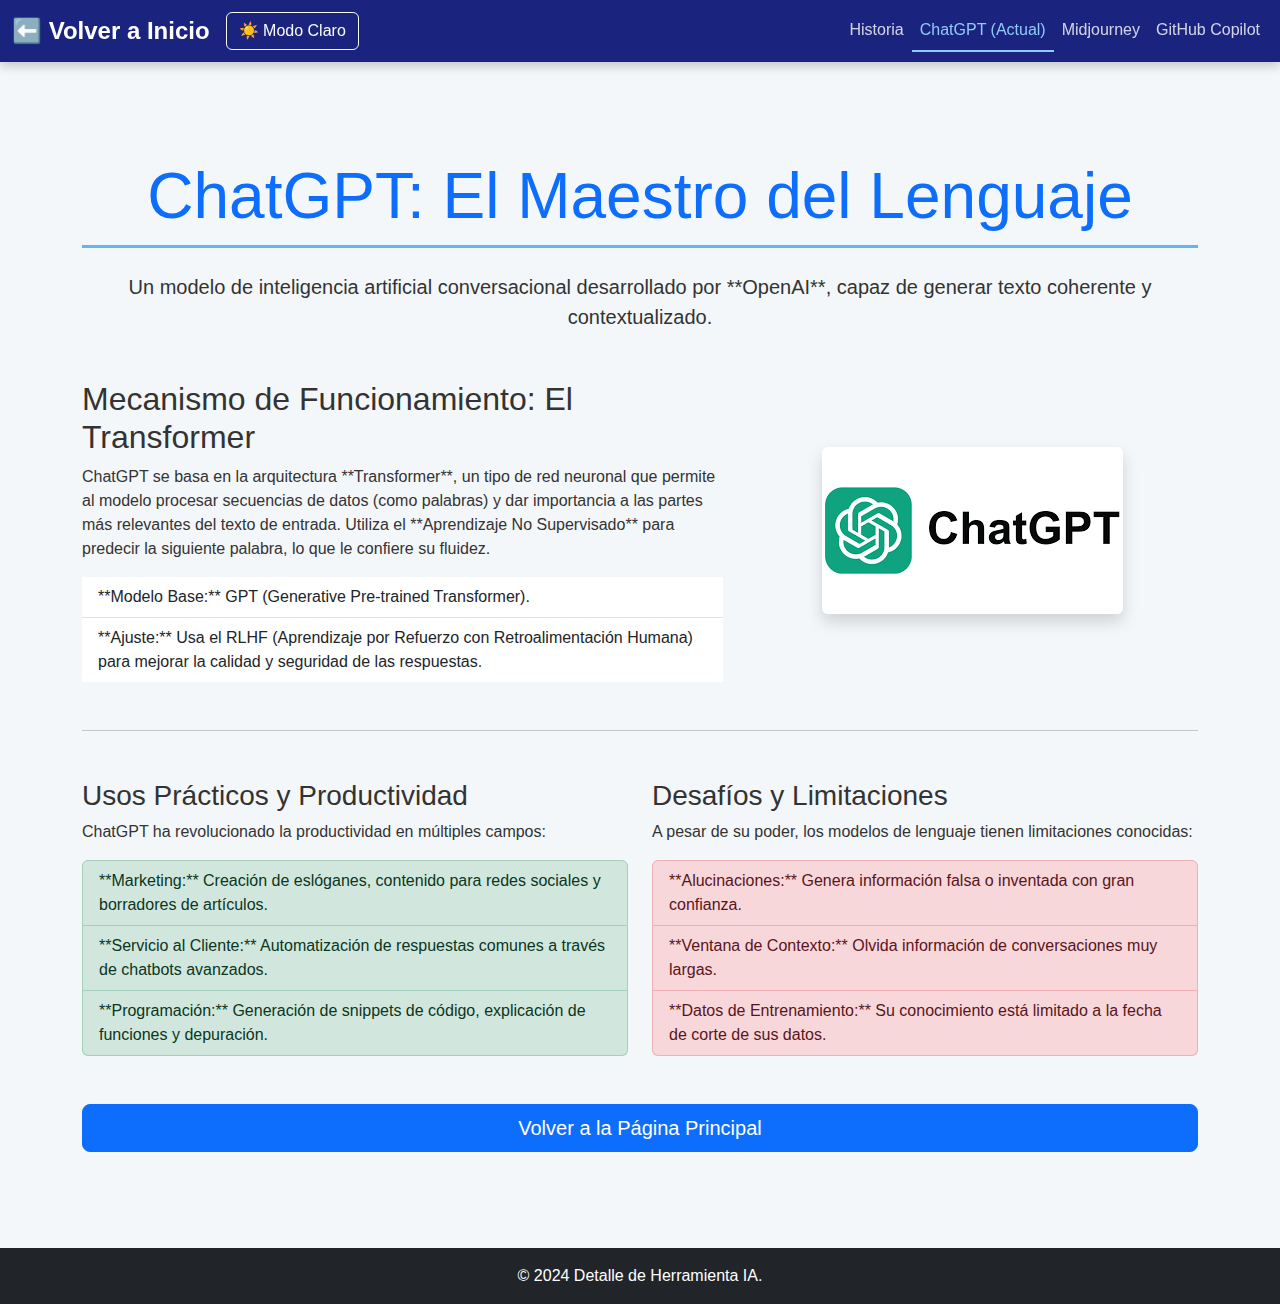
<file: chatgpt.html>
<!DOCTYPE html>
<html lang="es">
<head>
    <meta charset="UTF-8">
    <meta name="viewport" content="width=device-width, initial-scale=1.0">
    <title>Detalle: ChatGPT</title>
    
    <link href="https://cdn.jsdelivr.net/npm/bootstrap@5.3.3/dist/css/bootstrap.min.css" 
          rel="stylesheet" 
          crossorigin="anonymous">
    <link rel="stylesheet" href="estilos.css">
</head>

<body data-theme="light">

    <nav class="navbar navbar-expand-lg navbar-dark bg-dark sticky-top">
        <div class="container-fluid">
            <a class="navbar-brand" href="index.html">⬅️ Volver a Inicio</a> 
            
            <button class="btn btn-outline-light me-3" id="theme-toggle">
                ☀️ Modo Claro
            </button>
            
            <button class="navbar-toggler" type="button" data-bs-toggle="collapse" data-bs-target="#navbarNav" aria-controls="navbarNav" aria-expanded="false" aria-label="Toggle navigation">
                <span class="navbar-toggler-icon"></span>
            </button>
            <div class="collapse navbar-collapse" id="navbarNav">
                <ul class="navbar-nav ms-auto">
                    <li class="nav-item"><a class="nav-link" href="index.html#historia">Historia</a></li>
                    <li class="nav-item"><a class="nav-link active" href="chatgpt.html">ChatGPT (Actual)</a></li>
                    <li class="nav-item"><a class="nav-link" href="midjourney.html">Midjourney</a></li>
                    <li class="nav-item"><a class="nav-link" href="copilot.html">GitHub Copilot</a></li>
                </ul>
            </div>
        </div>
    </nav>
    
    <main class="container mt-5">
        <section class="py-5">
            <h1 class="text-center mb-4 display-3 text-primary">ChatGPT: El Maestro del Lenguaje</h1>
            <p class="lead text-center mb-5">Un modelo de inteligencia artificial conversacional desarrollado por **OpenAI**, capaz de generar texto coherente y contextualizado.</p>
            
            <div class="row mb-5 align-items-center">
                <div class="col-md-7">
                    <h2>Mecanismo de Funcionamiento: El Transformer</h2>
                    <p>ChatGPT se basa en la arquitectura **Transformer**, un tipo de red neuronal que permite al modelo procesar secuencias de datos (como palabras) y dar importancia a las partes más relevantes del texto de entrada. Utiliza el **Aprendizaje No Supervisado** para predecir la siguiente palabra, lo que le confiere su fluidez.</p>
                    <ul class="list-group list-group-flush">
                        <li class="list-group-item">**Modelo Base:** GPT (Generative Pre-trained Transformer).</li>
                        <li class="list-group-item">**Ajuste:** Usa el RLHF (Aprendizaje por Refuerzo con Retroalimentación Humana) para mejorar la calidad y seguridad de las respuestas.</li>
                    </ul>
                </div>
                <div class="col-md-5 text-center">
                    <img src="imagenes/descarga.png" class="img-fluid rounded shadow" alt="Diagrama de funcionamiento de GPT">
                </div>
            </div>

            <hr>

            <div class="row mt-5">
                <div class="col-md-6">
                    <h3>Usos Prácticos y Productividad</h3>
                    <p>ChatGPT ha revolucionado la productividad en múltiples campos:</p>
                    <ul class="list-group">
                        <li class="list-group-item list-group-item-success">**Marketing:** Creación de eslóganes, contenido para redes sociales y borradores de artículos.</li>
                        <li class="list-group-item list-group-item-success">**Servicio al Cliente:** Automatización de respuestas comunes a través de chatbots avanzados.</li>
                        <li class="list-group-item list-group-item-success">**Programación:** Generación de snippets de código, explicación de funciones y depuración.</li>
                    </ul>
                </div>
                <div class="col-md-6">
                    <h3>Desafíos y Limitaciones</h3>
                    <p>A pesar de su poder, los modelos de lenguaje tienen limitaciones conocidas:</p>
                    <ul class="list-group">
                        <li class="list-group-item list-group-item-danger">**Alucinaciones:** Genera información falsa o inventada con gran confianza.</li>
                        <li class="list-group-item list-group-item-danger">**Ventana de Contexto:** Olvida información de conversaciones muy largas.</li>
                        <li class="list-group-item list-group-item-danger">**Datos de Entrenamiento:** Su conocimiento está limitado a la fecha de corte de sus datos.</li>
                    </ul>
                </div>
            </div>
            
            <a href="index.html" class="btn btn-primary btn-lg mt-5 d-block">Volver a la Página Principal</a>
        </section>
    </main>

    <footer class="bg-dark text-white text-center py-3 mt-5">
        <p class="mb-0">&copy; 2024 Detalle de Herramienta IA.</p>
    </footer>
    
    <script>
        const body = document.body;
        const toggleButton = document.getElementById('theme-toggle');

        // 1. Cargar la preferencia guardada al inicio
        const savedTheme = localStorage.getItem('theme') || 'light';
        
        // Aplicar el tema al cargar la página
        body.setAttribute('data-theme', savedTheme);
        updateButtonText(savedTheme);

        // 2. Función para alternar el tema al hacer clic
        function toggleTheme() {
            const currentTheme = body.getAttribute('data-theme');
            const newTheme = currentTheme === 'light' ? 'dark' : 'light';
            
            body.setAttribute('data-theme', newTheme);
            localStorage.setItem('theme', newTheme); // Guardar la preferencia
            updateButtonText(newTheme);
        }

        // 3. Función para actualizar el texto y el estilo del botón
        function updateButtonText(theme) {
            if (theme === 'dark') {
                toggleButton.innerHTML = '🌙 Modo Oscuro';
                toggleButton.classList.remove('btn-outline-light');
                toggleButton.classList.add('btn-outline-warning');
            } else {
                toggleButton.innerHTML = '☀️ Modo Claro';
                toggleButton.classList.remove('btn-outline-warning');
                toggleButton.classList.add('btn-outline-light');
            }
        }

        // Escuchar el clic del botón
        toggleButton.addEventListener('click', toggleTheme);
    </script>
    
    <script src="https://cdn.jsdelivr.net/npm/bootstrap@5.3.3/dist/js/bootstrap.bundle.min.js" crossorigin="anonymous"></script>
</body>
</html>
</file>
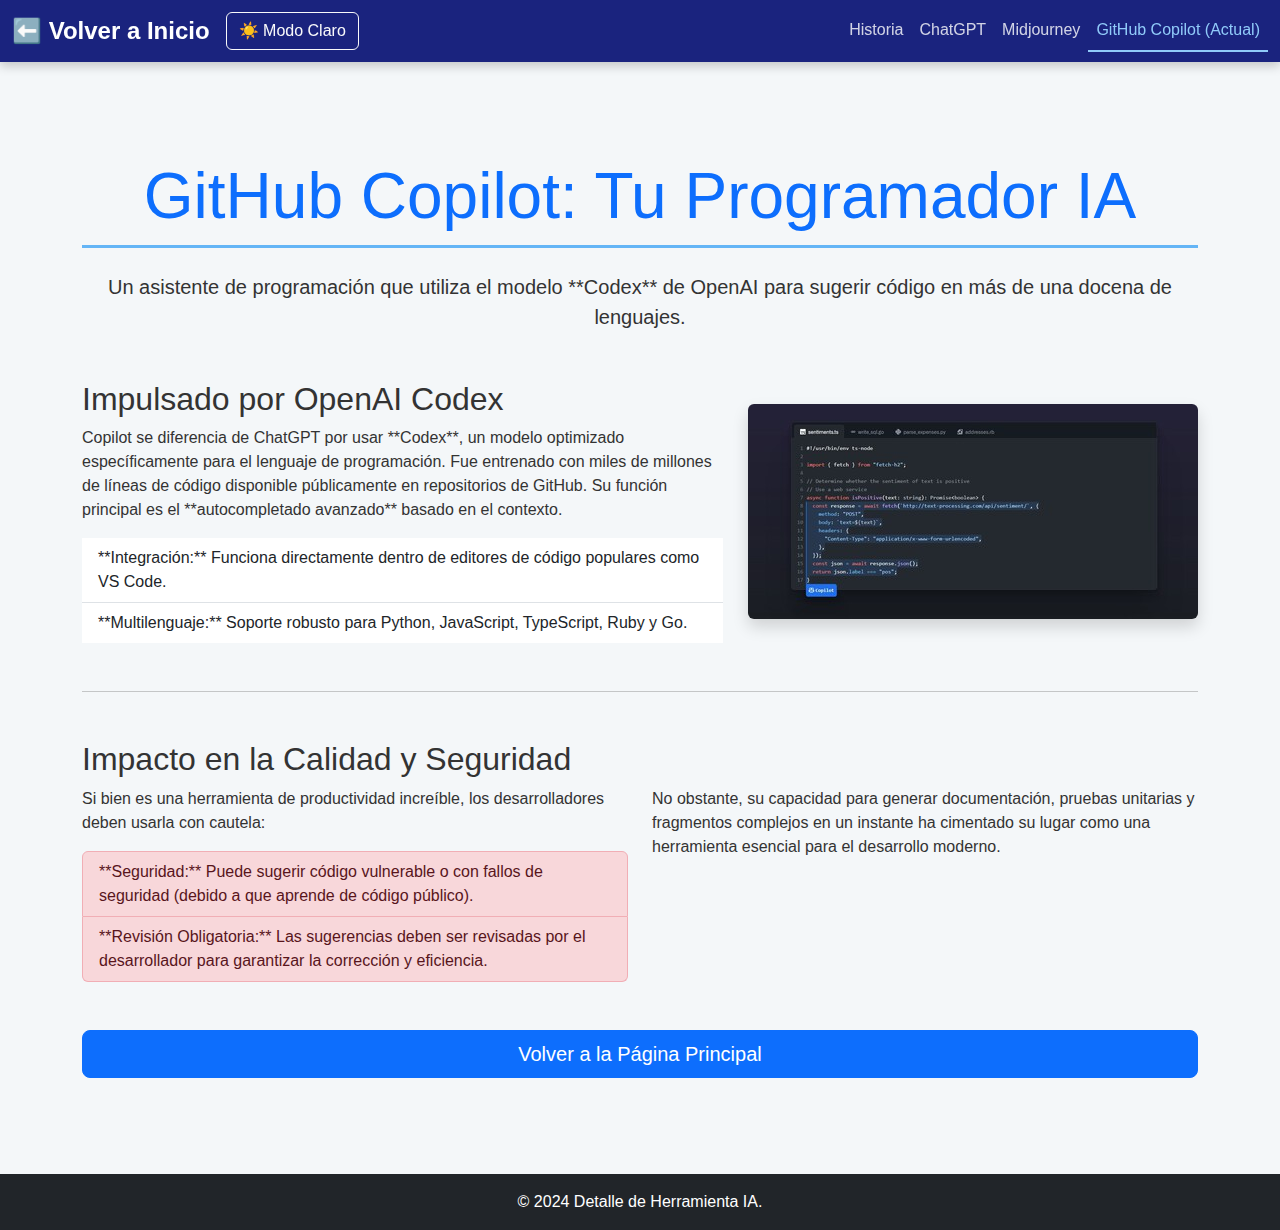
<file: copilot.html>
<!DOCTYPE html>
<html lang="es">
<head>
    <meta charset="UTF-8">
    <meta name="viewport" content="width=device-width, initial-scale=1.0">
    <title>Detalle: GitHub Copilot</title>
    
    <link href="https://cdn.jsdelivr.net/npm/bootstrap@5.3.3/dist/css/bootstrap.min.css" 
          rel="stylesheet" 
          crossorigin="anonymous">
    <link rel="stylesheet" href="estilos.css">
</head>

<body data-theme="light">

    <nav class="navbar navbar-expand-lg navbar-dark bg-dark sticky-top">
        <div class="container-fluid">
            <a class="navbar-brand" href="index.html">⬅️ Volver a Inicio</a> 
            
            <button class="btn btn-outline-light me-3" id="theme-toggle">
                ☀️ Modo Claro
            </button>

            <button class="navbar-toggler" type="button" data-bs-toggle="collapse" data-bs-target="#navbarNav" aria-controls="navbarNav" aria-expanded="false" aria-label="Toggle navigation">
                <span class="navbar-toggler-icon"></span>
            </button>
            <div class="collapse navbar-collapse" id="navbarNav">
                <ul class="navbar-nav ms-auto">
                    <li class="nav-item"><a class="nav-link" href="index.html#historia">Historia</a></li>
                    <li class="nav-item"><a class="nav-link" href="chatgpt.html">ChatGPT</a></li>
                    <li class="nav-item"><a class="nav-link" href="midjourney.html">Midjourney</a></li>
                    <li class="nav-item"><a class="nav-link active" href="copilot.html">GitHub Copilot (Actual)</a></li>
                </ul>
            </div>
        </div>
    </nav>
    
    <main class="container mt-5">
        <section class="py-5">
            <h1 class="text-center mb-4 display-3 text-primary">GitHub Copilot: Tu Programador IA</h1>
            <p class="lead text-center mb-5">Un asistente de programación que utiliza el modelo **Codex** de OpenAI para sugerir código en más de una docena de lenguajes.</p>
            
            <div class="row mb-5 align-items-center">
                <div class="col-md-7">
                    <h2>Impulsado por OpenAI Codex</h2>
                    <p>Copilot se diferencia de ChatGPT por usar **Codex**, un modelo optimizado específicamente para el lenguaje de programación. Fue entrenado con miles de millones de líneas de código disponible públicamente en repositorios de GitHub. Su función principal es el **autocompletado avanzado** basado en el contexto.</p>
                    <ul class="list-group list-group-flush">
                        <li class="list-group-item">**Integración:** Funciona directamente dentro de editores de código populares como VS Code.</li>
                        <li class="list-group-item">**Multilenguaje:** Soporte robusto para Python, JavaScript, TypeScript, Ruby y Go.</li>
                    </ul>
                </div>
                <div class="col-md-5 text-center">
                    <img src="imagenes/calla y juega2.jpeg" class="img-fluid rounded shadow" alt="GitHub Copilot funcionando en un editor de código">
                </div>
            </div>

            <hr>

            <div class="row mt-5">
                <h2>Impacto en la Calidad y Seguridad</h2>
                <div class="col-md-6">
                    <p>Si bien es una herramienta de productividad increíble, los desarrolladores deben usarla con cautela:</p>
                    <ul class="list-group">
                        <li class="list-group-item list-group-item-danger">**Seguridad:** Puede sugerir código vulnerable o con fallos de seguridad (debido a que aprende de código público).</li>
                        <li class="list-group-item list-group-item-danger">**Revisión Obligatoria:** Las sugerencias deben ser revisadas por el desarrollador para garantizar la corrección y eficiencia.</li>
                    </ul>
                </div>
                <div class="col-md-6">
                    <p>No obstante, su capacidad para generar documentación, pruebas unitarias y fragmentos complejos en un instante ha cimentado su lugar como una herramienta esencial para el desarrollo moderno.</p>
                </div>
            </div>
            
            <a href="index.html" class="btn btn-primary btn-lg mt-5 d-block">Volver a la Página Principal</a>
        </section>
    </main>

    <footer class="bg-dark text-white text-center py-3 mt-5">
        <p class="mb-0">&copy; 2024 Detalle de Herramienta IA.</p>
    </footer>
    
    <script>
        const body = document.body;
        const toggleButton = document.getElementById('theme-toggle');

        // 1. Cargar la preferencia guardada al inicio
        const savedTheme = localStorage.getItem('theme') || 'light';
        
        // Aplicar el tema al cargar la página
        body.setAttribute('data-theme', savedTheme);
        updateButtonText(savedTheme);

        // 2. Función para alternar el tema al hacer clic
        function toggleTheme() {
            const currentTheme = body.getAttribute('data-theme');
            const newTheme = currentTheme === 'light' ? 'dark' : 'light';
            
            body.setAttribute('data-theme', newTheme);
            localStorage.setItem('theme', newTheme); // Guardar la preferencia
            updateButtonText(newTheme);
        }

        // 3. Función para actualizar el texto y el estilo del botón
        function updateButtonText(theme) {
            if (theme === 'dark') {
                toggleButton.innerHTML = '🌙 Modo Oscuro';
                toggleButton.classList.remove('btn-outline-light');
                toggleButton.classList.add('btn-outline-warning');
            } else {
                toggleButton.innerHTML = '☀️ Modo Claro';
                toggleButton.classList.remove('btn-outline-warning');
                toggleButton.classList.add('btn-outline-light');
            }
        }

        // Escuchar el clic del botón
        toggleButton.addEventListener('click', toggleTheme);
    </script>
    
    <script src="https://cdn.jsdelivr.net/npm/bootstrap@5.3.3/dist/js/bootstrap.bundle.min.js" crossorigin="anonymous"></script>
</body>
</html>
</file>
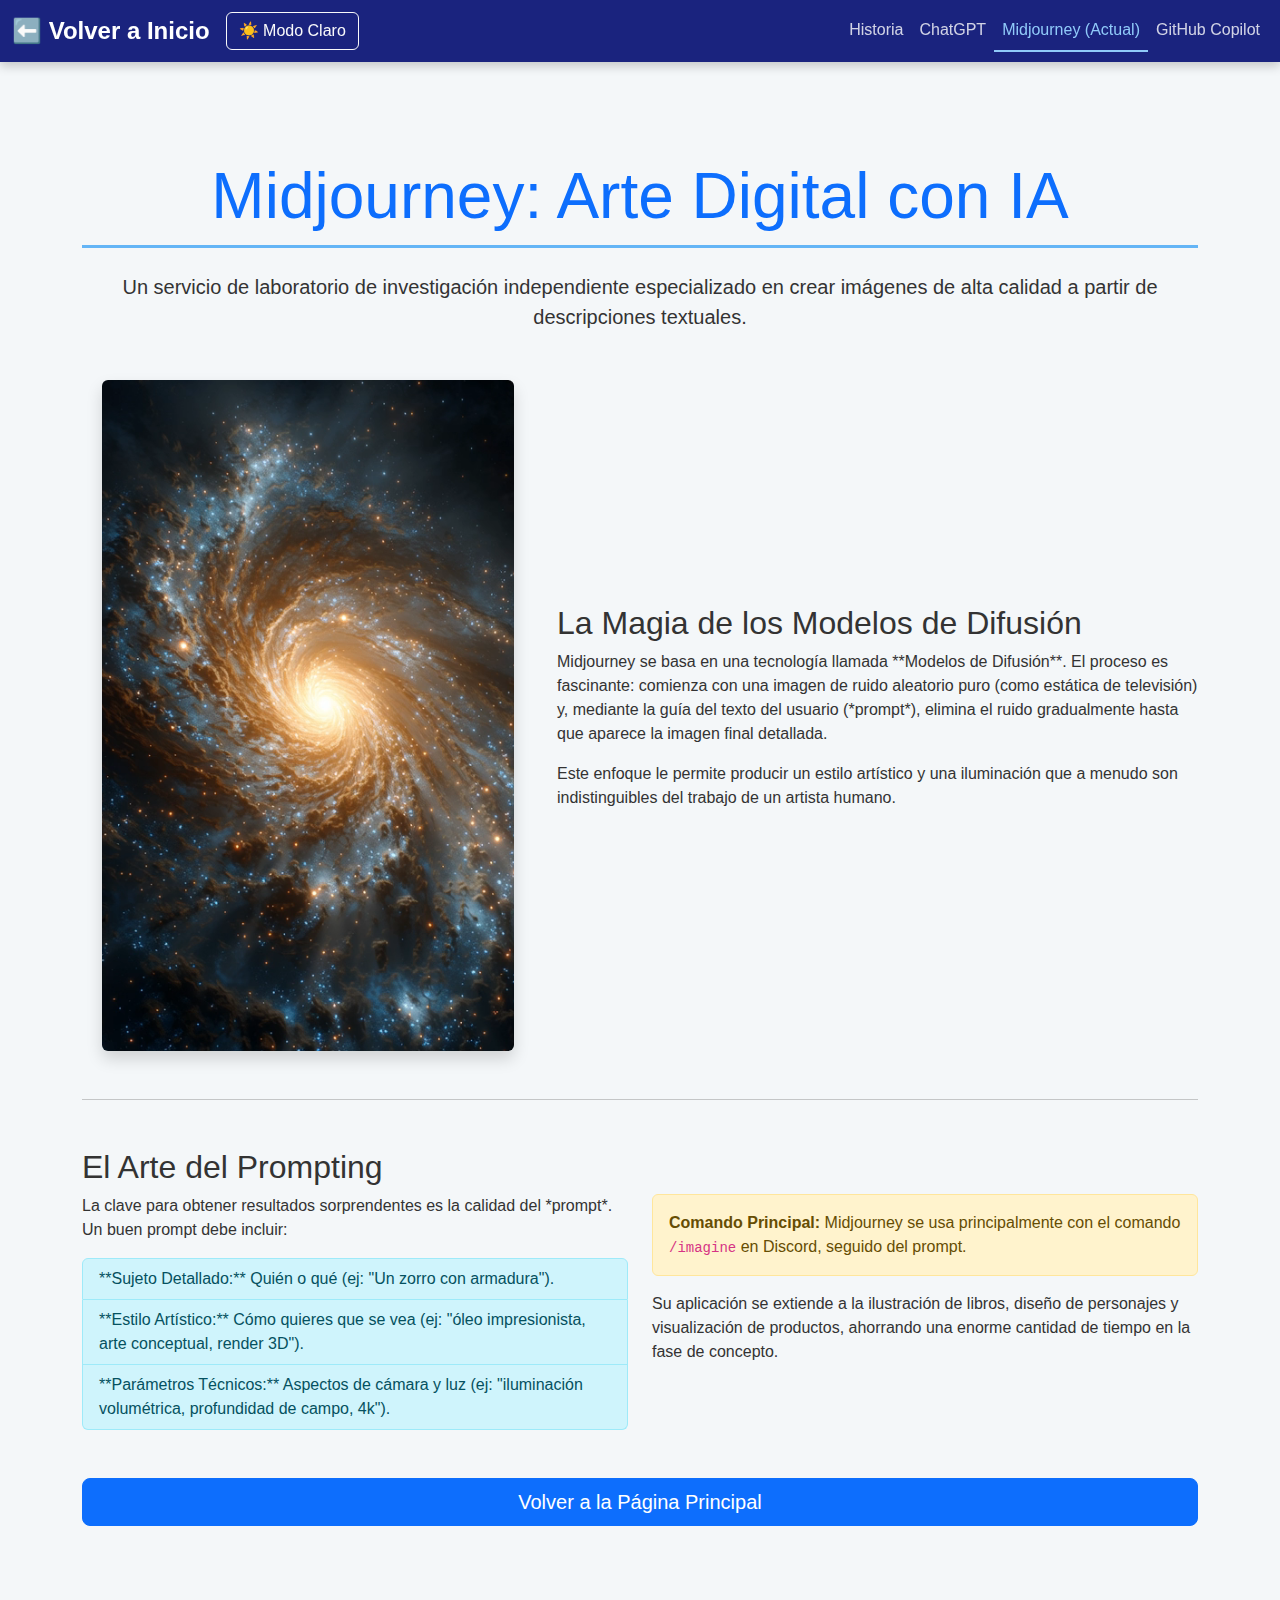
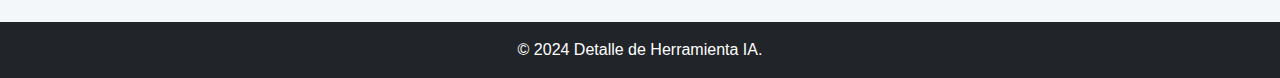
<file: midjourney.html>
<!DOCTYPE html>
<html lang="es">
<head>
    <meta charset="UTF-8">
    <meta name="viewport" content="width=device-width, initial-scale=1.0">
    <title>Detalle: Midjourney</title>
    
    <link href="https://cdn.jsdelivr.net/npm/bootstrap@5.3.3/dist/css/bootstrap.min.css" 
          rel="stylesheet" 
          crossorigin="anonymous">
    <link rel="stylesheet" href="estilos.css">
</head>

<body data-theme="light">

    <nav class="navbar navbar-expand-lg navbar-dark bg-dark sticky-top">
        <div class="container-fluid">
            <a class="navbar-brand" href="index.html">⬅️ Volver a Inicio</a> 
            
            <button class="btn btn-outline-light me-3" id="theme-toggle">
                ☀️ Modo Claro
            </button>

            <button class="navbar-toggler" type="button" data-bs-toggle="collapse" data-bs-target="#navbarNav" aria-controls="navbarNav" aria-expanded="false" aria-label="Toggle navigation">
                <span class="navbar-toggler-icon"></span>
            </button>
            <div class="collapse navbar-collapse" id="navbarNav">
                <ul class="navbar-nav ms-auto">
                    <li class="nav-item"><a class="nav-link" href="index.html#historia">Historia</a></li>
                    <li class="nav-item"><a class="nav-link" href="chatgpt.html">ChatGPT</a></li>
                    <li class="nav-item"><a class="nav-link active" href="midjourney.html">Midjourney (Actual)</a></li>
                    <li class="nav-item"><a class="nav-link" href="copilot.html">GitHub Copilot</a></li>
                </ul>
            </div>
        </div>
    </nav>
    
    <main class="container mt-5">
        <section class="py-5">
            <h1 class="text-center mb-4 display-3 text-primary">Midjourney: Arte Digital con IA</h1>
            <p class="lead text-center mb-5">Un servicio de laboratorio de investigación independiente especializado en crear imágenes de alta calidad a partir de descripciones textuales.</p>
            
            <div class="row mb-5 align-items-center flex-row-reverse">
                <div class="col-md-7">
                    <h2>La Magia de los Modelos de Difusión</h2>
                    <p>Midjourney se basa en una tecnología llamada **Modelos de Difusión**. El proceso es fascinante: comienza con una imagen de ruido aleatorio puro (como estática de televisión) y, mediante la guía del texto del usuario (*prompt*), elimina el ruido gradualmente hasta que aparece la imagen final detallada.</p>
                    <p>Este enfoque le permite producir un estilo artístico y una iluminación que a menudo son indistinguibles del trabajo de un artista humano.</p>
                </div>
                <div class="col-md-5 text-center">
                    <img src="imagenes/calla y juega.png" class="img-fluid rounded shadow" alt="Arte generado por Midjourney">
                </div>
            </div>

            <hr>

            <div class="row mt-5">
                <h2>El Arte del Prompting</h2>
                <div class="col-md-6">
                    <p>La clave para obtener resultados sorprendentes es la calidad del *prompt*. Un buen prompt debe incluir:</p>
                    <ul class="list-group">
                        <li class="list-group-item list-group-item-info">**Sujeto Detallado:** Quién o qué (ej: "Un zorro con armadura").</li>
                        <li class="list-group-item list-group-item-info">**Estilo Artístico:** Cómo quieres que se vea (ej: "óleo impresionista, arte conceptual, render 3D").</li>
                        <li class="list-group-item list-group-item-info">**Parámetros Técnicos:** Aspectos de cámara y luz (ej: "iluminación volumétrica, profundidad de campo, 4k").</li>
                    </ul>
                </div>
                <div class="col-md-6">
                    <div class="alert alert-warning" role="alert">
                        <strong>Comando Principal:</strong> Midjourney se usa principalmente con el comando <code>/imagine</code> en Discord, seguido del prompt.
                    </div>
                    <p>Su aplicación se extiende a la ilustración de libros, diseño de personajes y visualización de productos, ahorrando una enorme cantidad de tiempo en la fase de concepto.</p>
                </div>
            </div>
            
            <a href="index.html" class="btn btn-primary btn-lg mt-5 d-block">Volver a la Página Principal</a>
        </section>
    </main>

    <footer class="bg-dark text-white text-center py-3 mt-5">
        <p class="mb-0">&copy; 2024 Detalle de Herramienta IA.</p>
    </footer>

    <script>
        const body = document.body;
        const toggleButton = document.getElementById('theme-toggle');

        // 1. Cargar la preferencia guardada al inicio
        const savedTheme = localStorage.getItem('theme') || 'light';
        
        // Aplicar el tema al cargar la página
        body.setAttribute('data-theme', savedTheme);
        updateButtonText(savedTheme);

        // 2. Función para alternar el tema al hacer clic
        function toggleTheme() {
            const currentTheme = body.getAttribute('data-theme');
            const newTheme = currentTheme === 'light' ? 'dark' : 'light';
            
            body.setAttribute('data-theme', newTheme);
            localStorage.setItem('theme', newTheme); // Guardar la preferencia
            updateButtonText(newTheme);
        }

        // 3. Función para actualizar el texto y el estilo del botón
        function updateButtonText(theme) {
            if (theme === 'dark') {
                toggleButton.innerHTML = '🌙 Modo Oscuro';
                toggleButton.classList.remove('btn-outline-light');
                toggleButton.classList.add('btn-outline-warning');
            } else {
                toggleButton.innerHTML = '☀️ Modo Claro';
                toggleButton.classList.remove('btn-outline-warning');
                toggleButton.classList.add('btn-outline-light');
            }
        }

        // Escuchar el clic del botón
        toggleButton.addEventListener('click', toggleTheme);
    </script>
    
    <script src="https://cdn.jsdelivr.net/npm/bootstrap@5.3.3/dist/js/bootstrap.bundle.min.js" crossorigin="anonymous"></script>
</body>
</html>
</file>
<file: estilos.css>
/* -------------------------------------- */
/* 1. ESTILOS BASE Y TIPOGRAFÍA */
/* -------------------------------------- */

body {
    font-family: 'Segoe UI', Tahoma, Geneva, Verdana, sans-serif;
    background-color: #f4f7f9; /* Un fondo gris muy suave para un look moderno */
    color: #333; /* Texto principal en gris oscuro */
}

/* -------------------------------------- */
/* 2. NAVEGACIÓN Y ENCABEZADOS */
/* -------------------------------------- */

/* Estilo para la barra de navegación fija */
.navbar-dark {
    background-color: #1a237e !important; /* Azul oscuro corporativo (Deep Indigo) */
    box-shadow: 0 4px 10px rgba(0, 0, 0, 0.2); /* Sombra fuerte para destacarla */
}

.navbar-brand {
    font-weight: 700;
    font-size: 1.5rem;
}

/* Estilo para los enlaces de navegación */
.navbar-nav .nav-link {
    color: rgba(255, 255, 255, 0.8) !important;
    transition: color 0.3s ease;
}

.navbar-nav .nav-link:hover,
.navbar-nav .nav-link.active {
    color: #90caf9 !important; /* Azul claro al pasar el ratón o si está activo */
    border-bottom: 2px solid #90caf9;
}

/* Estilo para los títulos de sección principales */
h1.display-4, h1.display-3, h2.display-5 {
    color: #1a237e; /* Usa el mismo color corporativo */
    border-bottom: 3px solid #64b5f6; /* Línea separadora azul claro */
    padding-bottom: 10px;
    margin-bottom: 30px;
}

/* -------------------------------------- */
/* 3. CARRUSEL (HEADER) */
/* -------------------------------------- */

/* Asegura que el texto sea legible sobre las imágenes */
.carousel-caption {
    background-color: rgba(0, 0, 0, 0.6); /* Fondo semi-transparente oscuro */
    padding: 15px;
    border-radius: 8px;
}

.carousel-caption h5 {
    font-weight: 700;
}

/* -------------------------------------- */
/* 4. SECCIÓN HISTORIA

/* -------------------------------------- */
/* 8. REGLAS ESPECÍFICAS PARA EL MODO OSCURO */
/* -------------------------------------- */

body[data-theme="dark"] {
    background-color: #121212 !important; /* Fondo muy oscuro */
    color: #e0e0e0; /* Texto claro */
}

/* Navbar en modo oscuro */
body[data-theme="dark"] .navbar-dark {
    background-color: #000000 !important; /* Negro absoluto para el navbar */
    box-shadow: 0 4px 10px rgba(255, 255, 255, 0.1);
}

body[data-theme="dark"] .navbar-nav .nav-link {
    color: rgba(255, 255, 255, 0.9) !important;
}

body[data-theme="dark"] .navbar-nav .nav-link:hover,
body[data-theme="dark"] .navbar-nav .nav-link.active {
    color: #ffcc80 !important; /* Naranja suave para destacar */
    border-bottom: 2px solid #ffcc80;
}


/* Títulos y separadores en modo oscuro */
body[data-theme="dark"] h1.display-4, 
body[data-theme="dark"] h1.display-3, 
body[data-theme="dark"] h2.display-5 {
    color: #ffcc80; /* Naranja claro para los títulos */
    border-bottom: 3px solid #64b5f6;
}

/* Tarjetas de Historia en modo oscuro */
body[data-theme="dark"] .card {
    background-color: #1e1e1e !important; /* Fondo de tarjeta gris oscuro */
    border-color: #333;
}
body[data-theme="dark"] .card-text,
body[data-theme="dark"] .card-title {
    color: #ffffff;
}

/* Acordeón en modo oscuro */
body[data-theme="dark"] .accordion-item {
    border-color: #333;
}
body[data-theme="dark"] .accordion-button {
    background-color: #1a1a1a !important;
    color: #e0e0e0;
}

body[data-theme="dark"] .accordion-button:not(.collapsed) {
    color: #ffcc80; 
    background-color: #2c2c2c !important; 
}
body[data-theme="dark"] .accordion-body {
    background-color: #1e1e1e;
}

/* Footer en modo oscuro */
body[data-theme="dark"] footer {
    background-color: #000000 !important;
}
</file>
